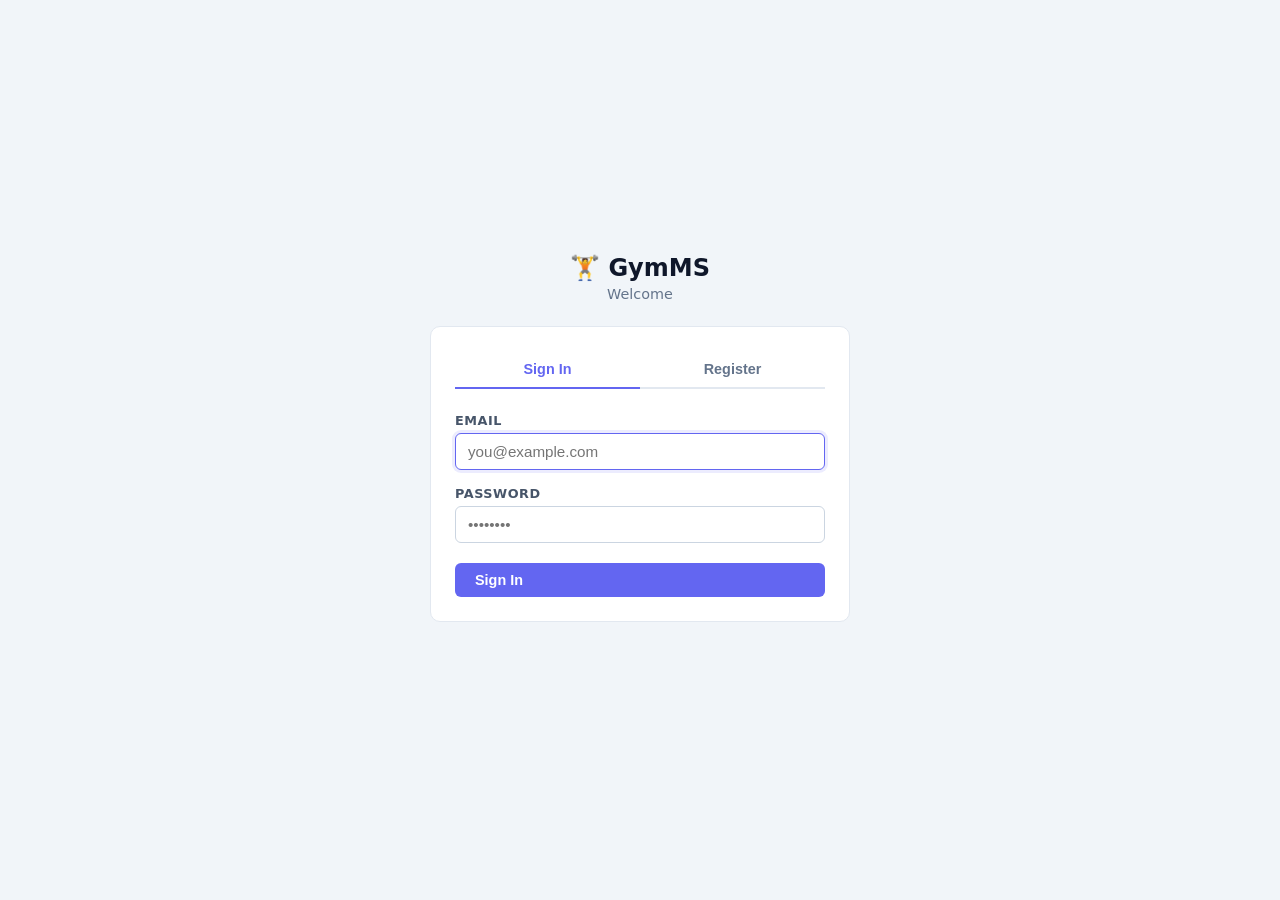
<file: gym-frontend/index.html>
<!DOCTYPE html>
<html lang="en">
<head>
  <meta charset="UTF-8" />
  <meta name="viewport" content="width=device-width, initial-scale=1.0" />
  <title>Gym Management System</title>
  <link rel="stylesheet" href="style.css" />
</head>
<body>

<nav></nav>

<div class="page">
  <h1>Welcome to Gym Management System</h1>

  <div class="card">
    <h2>Quick Navigation</h2>
    <table>
      <thead>
        <tr><th>Section</th><th>Description</th><th></th></tr>
      </thead>
      <tbody id="homeLinks"></tbody>
    </table>
  </div>
</div>

<div id="toast"></div>
<script src="auth.js"></script>
<script src="api.js"></script>
<script>
  requireRole(null);

  const HOME_LINKS = [
    {
      href: 'users.html',
      title: 'Users',
      description: 'Register new staff and members, or update a profile',
    },
    {
      href: 'membership.html',
      title: 'Membership',
      description: 'Enroll a member in a plan and view their current membership',
    },
    {
      href: 'payments.html',
      title: 'Payments',
      description: 'Process a payment and view payment history for a member',
    },
    {
      href: 'workouts.html',
      title: 'Workouts',
      description: 'Create a workout plan for a member and view their schedule',
    },
    {
      href: 'attendance.html',
      title: 'Attendance',
      description: 'Mark a member\'s daily check-in',
    },
    {
      href: 'reports.html',
      title: 'Reports',
      description: 'View a system-wide summary for admins',
    },
  ];

  const allowedPages = new Set(visiblePagesForCurrentRole());
  document.getElementById('homeLinks').innerHTML = HOME_LINKS
    .filter(link => allowedPages.has(link.href))
    .map(link => `
      <tr>
        <td><strong>${link.title}</strong></td>
        <td>${link.description}</td>
        <td><a href="${link.href}" class="btn btn-secondary btn-sm">Open</a></td>
      </tr>`)
    .join('');
</script>
</body>
</html>
</file>
<file: gym-frontend/style.css>
/* ===== Reset & Base ===== */
*, *::before, *::after { box-sizing: border-box; margin: 0; padding: 0; }

body {
  font-family: system-ui, -apple-system, sans-serif;
  background: #f1f5f9;
  color: #1e293b;
  min-height: 100vh;
}

a { color: inherit; text-decoration: none; }

/* ===== Nav ===== */
nav {
  background: #1e293b;
  padding: 0 2rem;
  display: flex;
  align-items: center;
  gap: 0.25rem;
  height: 56px;
}

nav .brand {
  font-size: 1.1rem;
  font-weight: 700;
  color: #f8fafc;
  margin-right: auto;
  letter-spacing: 0.02em;
}

nav a {
  color: #94a3b8;
  font-size: 0.875rem;
  padding: 0.4rem 0.75rem;
  border-radius: 6px;
  transition: background 0.15s, color 0.15s;
}

nav a:hover, nav a.active {
  background: #334155;
  color: #f8fafc;
}

.nav-user {
  color: #94a3b8;
  font-size: 0.8rem;
  margin-right: 0.5rem;
}

.nav-role {
  color: #818cf8;
  font-weight: 700;
  text-transform: uppercase;
  letter-spacing: 0.04em;
}

/* ===== Layout ===== */
.page {
  max-width: 900px;
  margin: 2rem auto;
  padding: 0 1rem;
}

h1 {
  font-size: 1.5rem;
  font-weight: 700;
  margin-bottom: 1.5rem;
  color: #0f172a;
}

h2 {
  font-size: 1.1rem;
  font-weight: 600;
  margin-bottom: 1rem;
  color: #0f172a;
}

/* ===== Card ===== */
.card {
  background: #fff;
  border: 1px solid #e2e8f0;
  border-radius: 10px;
  padding: 1.5rem;
  margin-bottom: 1.5rem;
}

/* ===== Form ===== */
.form-grid {
  display: grid;
  grid-template-columns: 1fr 1fr;
  gap: 1rem;
}

@media (max-width: 600px) { .form-grid { grid-template-columns: 1fr; } }

.form-group {
  display: flex;
  flex-direction: column;
  gap: 0.35rem;
}

.form-group.full { grid-column: 1 / -1; }

label {
  font-size: 0.8rem;
  font-weight: 600;
  color: #475569;
  text-transform: uppercase;
  letter-spacing: 0.04em;
}

input, select, textarea {
  padding: 0.55rem 0.75rem;
  border: 1px solid #cbd5e1;
  border-radius: 6px;
  font-size: 0.95rem;
  color: #1e293b;
  background: #fff;
  transition: border-color 0.15s;
  width: 100%;
}

input:focus, select:focus, textarea:focus {
  outline: none;
  border-color: #6366f1;
  box-shadow: 0 0 0 3px rgba(99,102,241,0.12);
}

textarea { resize: vertical; min-height: 80px; }

/* ===== Buttons ===== */
.btn {
  display: inline-flex;
  align-items: center;
  gap: 0.4rem;
  padding: 0.55rem 1.25rem;
  border: none;
  border-radius: 6px;
  font-size: 0.9rem;
  font-weight: 600;
  cursor: pointer;
  transition: opacity 0.15s, transform 0.1s;
}

.btn:hover { opacity: 0.88; }
.btn:active { transform: scale(0.98); }

.btn-primary   { background: #6366f1; color: #fff; }
.btn-success   { background: #22c55e; color: #fff; }
.btn-secondary { background: #e2e8f0; color: #1e293b; }

.btn-sm { padding: 0.35rem 0.85rem; font-size: 0.8rem; }

/* ===== Table ===== */
.table-wrap { overflow-x: auto; }

table {
  width: 100%;
  border-collapse: collapse;
  font-size: 0.9rem;
}

th, td {
  text-align: left;
  padding: 0.65rem 0.85rem;
  border-bottom: 1px solid #e2e8f0;
}

th {
  background: #f8fafc;
  font-size: 0.75rem;
  font-weight: 700;
  text-transform: uppercase;
  letter-spacing: 0.05em;
  color: #64748b;
}

tr:last-child td { border-bottom: none; }
tr:hover td { background: #f8fafc; }

/* ===== Toast ===== */
#toast {
  position: fixed;
  bottom: 1.5rem;
  right: 1.5rem;
  padding: 0.75rem 1.25rem;
  border-radius: 8px;
  font-size: 0.9rem;
  font-weight: 600;
  color: #fff;
  opacity: 0;
  pointer-events: none;
  transition: opacity 0.3s;
  z-index: 999;
}
#toast.show { opacity: 1; pointer-events: auto; }
#toast.ok  { background: #22c55e; }
#toast.err { background: #ef4444; }

/* ===== Badge ===== */
.badge {
  display: inline-block;
  padding: 0.2rem 0.6rem;
  border-radius: 999px;
  font-size: 0.75rem;
  font-weight: 700;
}
.badge-green  { background: #dcfce7; color: #166534; }
.badge-blue   { background: #dbeafe; color: #1e40af; }
.badge-yellow { background: #fef9c3; color: #854d0e; }
.badge-red    { background: #fee2e2; color: #991b1b; }

/* ===== Stat cards ===== */
.stats {
  display: grid;
  grid-template-columns: repeat(auto-fit, minmax(180px, 1fr));
  gap: 1rem;
  margin-bottom: 1.5rem;
}

.stat-card {
  background: #fff;
  border: 1px solid #e2e8f0;
  border-radius: 10px;
  padding: 1.25rem 1.5rem;
}

.stat-card .value {
  font-size: 2rem;
  font-weight: 800;
  color: #6366f1;
  line-height: 1;
}

.stat-card .label {
  font-size: 0.78rem;
  color: #64748b;
  margin-top: 0.35rem;
  font-weight: 600;
  text-transform: uppercase;
  letter-spacing: 0.05em;
}

/* ===== Misc ===== */
.empty { color: #94a3b8; font-size: 0.9rem; padding: 1rem 0; }
.row { display: flex; gap: 1rem; flex-wrap: wrap; align-items: flex-end; }
</file>
